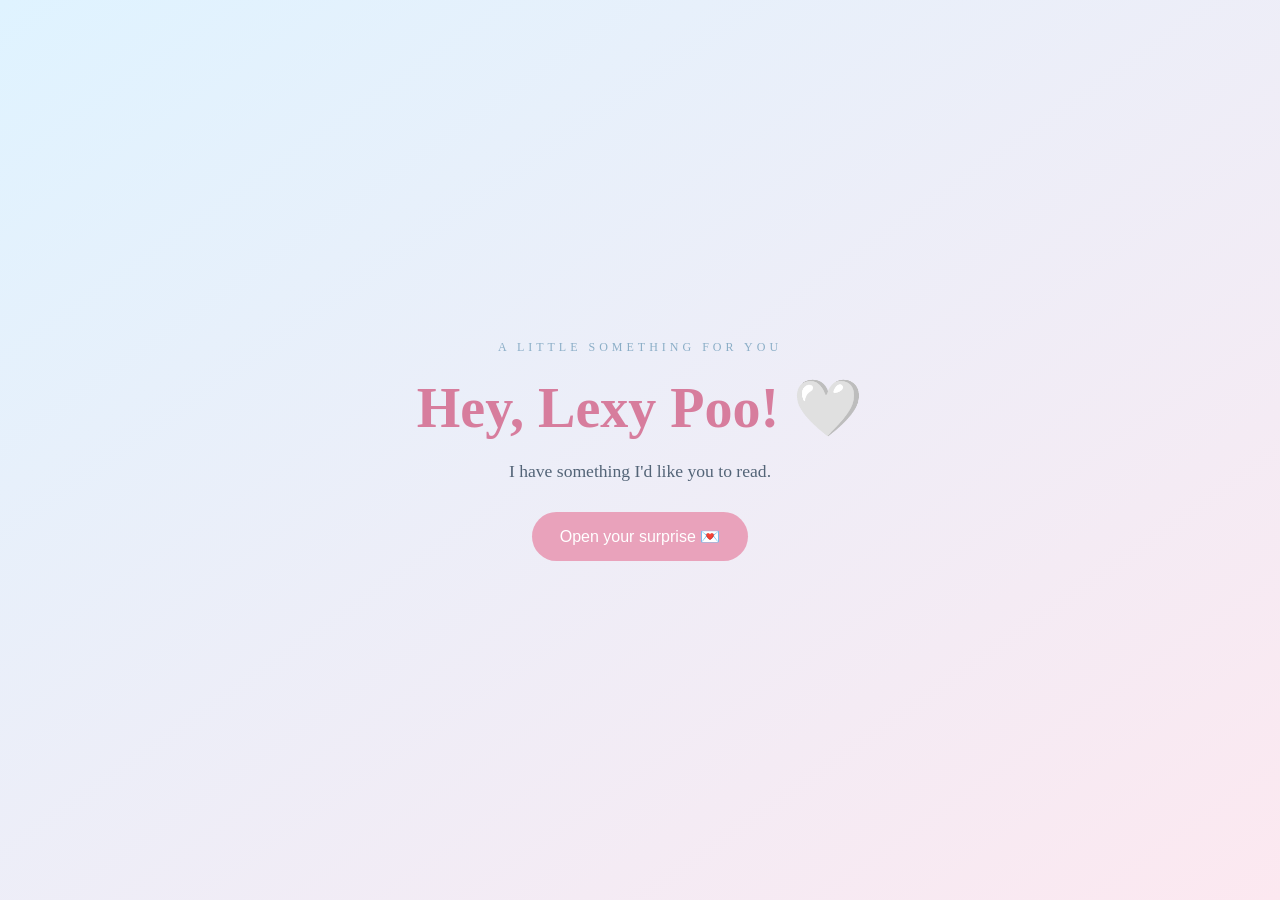
<file: index.html>
<!DOCTYPE html>
<html lang="en">
<head>
    <meta charset="UTF-8">
    <meta name="viewport" content="width=device-width, initial-scale=1.0">
    <title>A Little Letter for Lexy 🤍</title>
    <link rel="stylesheet" href="style.css">

    <!-- Playlist Button Styling -->
    <style>
        .playlist-invitation {
            margin-top: 30px;
            padding: 20px 10px;
            text-align: center;
        }

        .playlist-invitation p {
            margin-bottom: 16px;
        }

        .playlist-button {
            display: inline-block;
            padding: 14px 24px;
            background: #dceeff;
            color: #526d91;
            text-decoration: none;
            border: 1px solid #bfd9f2;
            border-radius: 30px;
            font-size: 15px;
            font-weight: 600;
            transition: all 0.3s ease;
        }

        .playlist-button:hover {
            background: #f8dce8;
            color: #895b70;
            transform: translateY(-2px);
        }
    </style>
</head>

<body>

    <main class="container">

        <!-- Welcome Screen -->
        <section id="welcome-screen" class="screen">
            <div class="welcome-content">
                <p class="small-heading">A LITTLE SOMETHING FOR YOU</p>
                <h1>Hey, Lexy Poo! 🤍</h1>
                <p class="subtitle">I have something I'd like you to read.</p>
                <button id="start-button">Open your surprise 💌</button>
            </div>
        </section>

        <!-- Envelope Screen -->
        <section id="envelope-screen" class="screen hidden">
            <div class="envelope-content">
                <h2>A letter for you...</h2>

                <div id="envelope" class="envelope">
                    <div class="envelope-heart">🤍</div>
                </div>

                <p>Tap the envelope to open it.</p>
            </div>
        </section>

        <!-- Letter Screen -->
        <section id="letter-screen" class="screen hidden">
            <article class="letter">

                <p class="letter-date">A LITTLE NOTE FOR YOU 🤍</p>

                <h2>Dear Lexy Poo,</h2>

                <div class="letter-body"></div>

                <p class="signature">
                    With love,<br>
                    Your favorite ninja turtle,<br>
                    <strong>PETUHHH</strong>
                    <span>🤍🧡🩵❤️</span>
                </p>

                <div class="ending">
                    <p>Whenever you're ready...</p>

                    <button id="continue-button">
                        Continue to your surprise 🤍
                    </button>
                </div>

            </article>
        </section>

        <!-- Final Surprise Screen -->
        <section id="final-screen" class="screen hidden">
            <div class="final-card">

                <p class="small-heading">JUST ONE MORE THING</p>

                <h1>One last thing, Lexy Poo... 🥹</h1>

                <div class="rose-bouquet">
                    💐
                </div>

                <h2>This one's for you. 🤍</h2>

                <p class="final-message">
                    Because you deserve a little something special.
                </p>

                <!-- Aaliyah Song -->
                <a id="music-button" href="#" target="_blank">
                    Play your song 🎶
                </a>

                <p class="song-title">
                    4 Page Letter · Aaliyah
                </p>

                <!-- Personal Playlist -->
                <div class="playlist-invitation">

                    <p>
                        And because one little surprise wasn't enough... 🥹
                    </p>

                    <a href="playlist.html" class="playlist-button">
                        Listen to Your Little Playlist 🤍
                    </a>

                </div>

                <!-- Little Flower Garden -->
                <div class="garden-link">
                    <p>A little more something special awaits you... 🤍</p>
                    <a href="garden.html">Visit My Little Garden 🌷</a>
                </div>

            </div>
        </section>

    </main>

    <script src="script.js"></script>

</body>
</html>
</file>
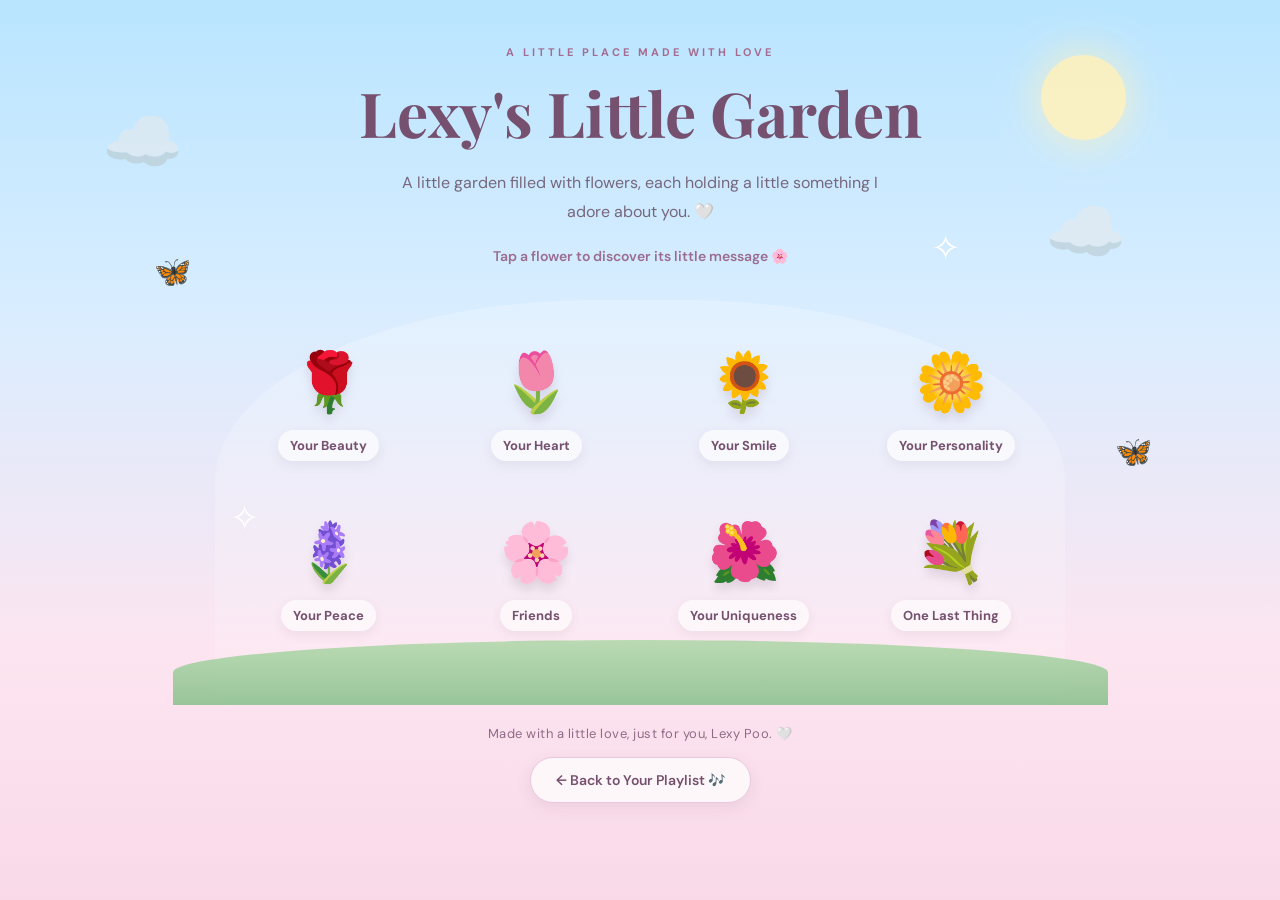
<file: garden.html>
<!DOCTYPE html>
<html lang="en">
<head>
    <meta charset="UTF-8">
    <meta name="viewport" content="width=device-width, initial-scale=1.0">
    <title>Lexy's Little Garden 🌷</title>
    <link rel="stylesheet" href="garden.css">
</head>
<body>
    <div class="sky">
        <div class="sun"></div>
        <div class="cloud cloud-one">☁️</div>
        <div class="cloud cloud-two">☁️</div>
        <div class="butterfly butterfly-one">🦋</div>
        <div class="butterfly butterfly-two">🦋</div>
        <div class="sparkle sparkle-one">✧</div>
        <div class="sparkle sparkle-two">✧</div>

        <main class="garden-container">
            <section class="welcome">
                <p class="little-label">A LITTLE PLACE MADE WITH LOVE</p>
                <h1>Lexy's Little Garden</h1>
                <p class="subtitle">
                    A little garden filled with flowers, each holding
                    a little something I adore about you. 🤍
                </p>
                <p class="instruction">Tap a flower to discover its little message 🌸</p>
            </section>

            <section class="garden" id="garden">
                <div class="flower flower-one" data-flower="0">
                    <span class="flower-icon">🌹</span>
                    <span class="flower-label">Your Beauty</span>
                </div>
                <div class="flower flower-two" data-flower="1">
                    <span class="flower-icon">🌷</span>
                    <span class="flower-label">Your Heart</span>
                </div>
                <div class="flower flower-three" data-flower="2">
                    <span class="flower-icon">🌻</span>
                    <span class="flower-label">Your Smile</span>
                </div>
                <div class="flower flower-four" data-flower="3">
                    <span class="flower-icon">🌼</span>
                    <span class="flower-label">Your Personality</span>
                </div>
                <div class="flower flower-five" data-flower="4">
                    <span class="flower-icon">🪻</span>
                    <span class="flower-label">Your Peace</span>
                </div>
                <div class="flower flower-six" data-flower="5">
                    <span class="flower-icon">🌸</span>
                    <span class="flower-label">Friends</span>
                </div>
                <div class="flower flower-seven" data-flower="6">
                    <span class="flower-icon">🌺</span>
                    <span class="flower-label">Your Uniqueness</span>
                </div>
                <div class="flower flower-eight" data-flower="7">
                    <span class="flower-icon">💐</span>
                    <span class="flower-label">One Last Thing</span>
                </div>
                <div class="grass"></div>
            </section>

            <p class="garden-footer">
                Made with a little love, just for you, Lexy Poo. 🤍
            </p>
            <a href="playlist.html" class="back-to-playlist">
    ← Back to Your Playlist 🎶
</a>
        </main>
    </div>

    <div class="message-overlay" id="message-overlay">
        <div class="message-card">
            <button class="close-button" id="close-message">×</button>
            <div class="message-flower" id="message-flower">🌹</div>
            <p class="message-heading">A LITTLE NOTE FOR YOU</p>
            <h2 id="message-title">Your Beauty</h2>
            <p id="message-text"></p>
            <p class="message-signature">With love, always 🤍</p>
        </div>
    </div>

    <div class="completion" id="completion">
        <div class="completion-card">
            <div class="bouquet">💐</div>
            <h2>You explored the whole garden!</h2>
            <p>And every flower has a little reminder of how special you are.</p>
            <button id="completion-close">Back to the garden 🤍</button>
        </div>
    </div>

    <script src="garden.js"></script>
</body>
</html>
</file>
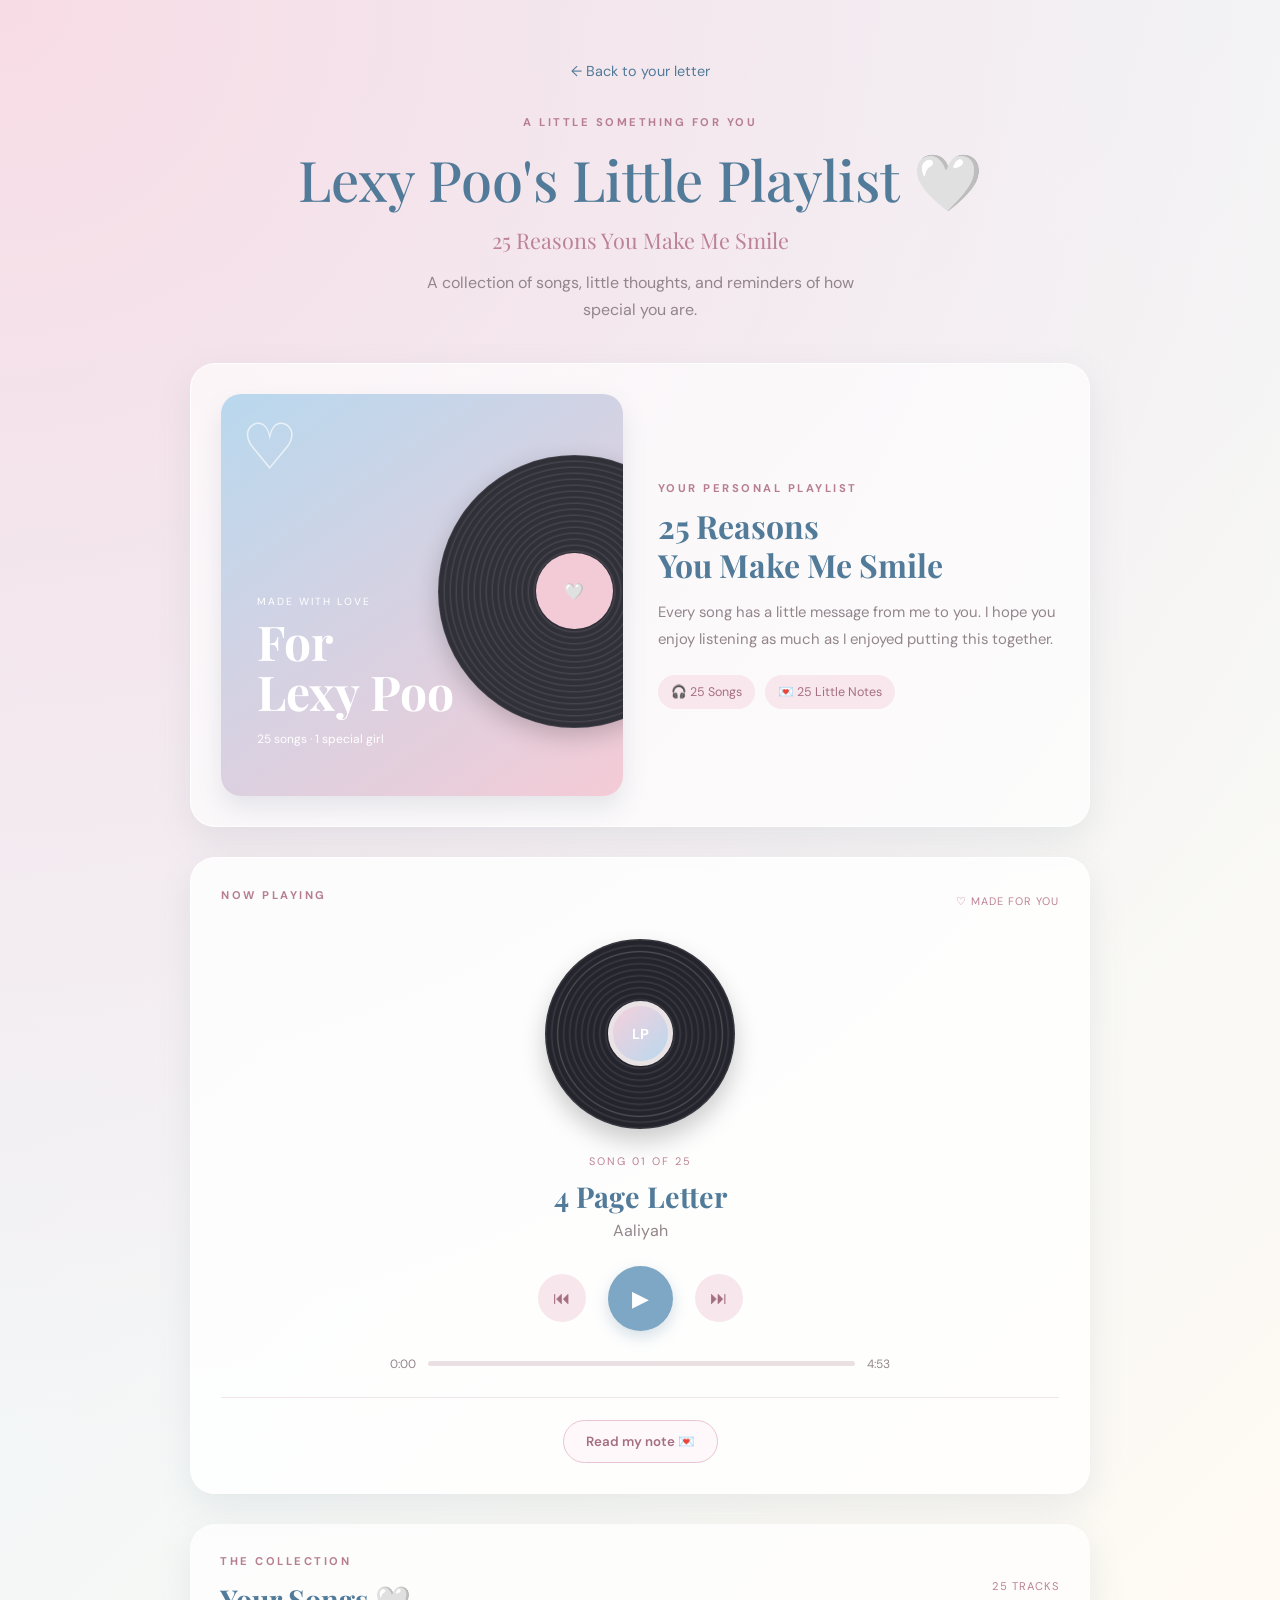
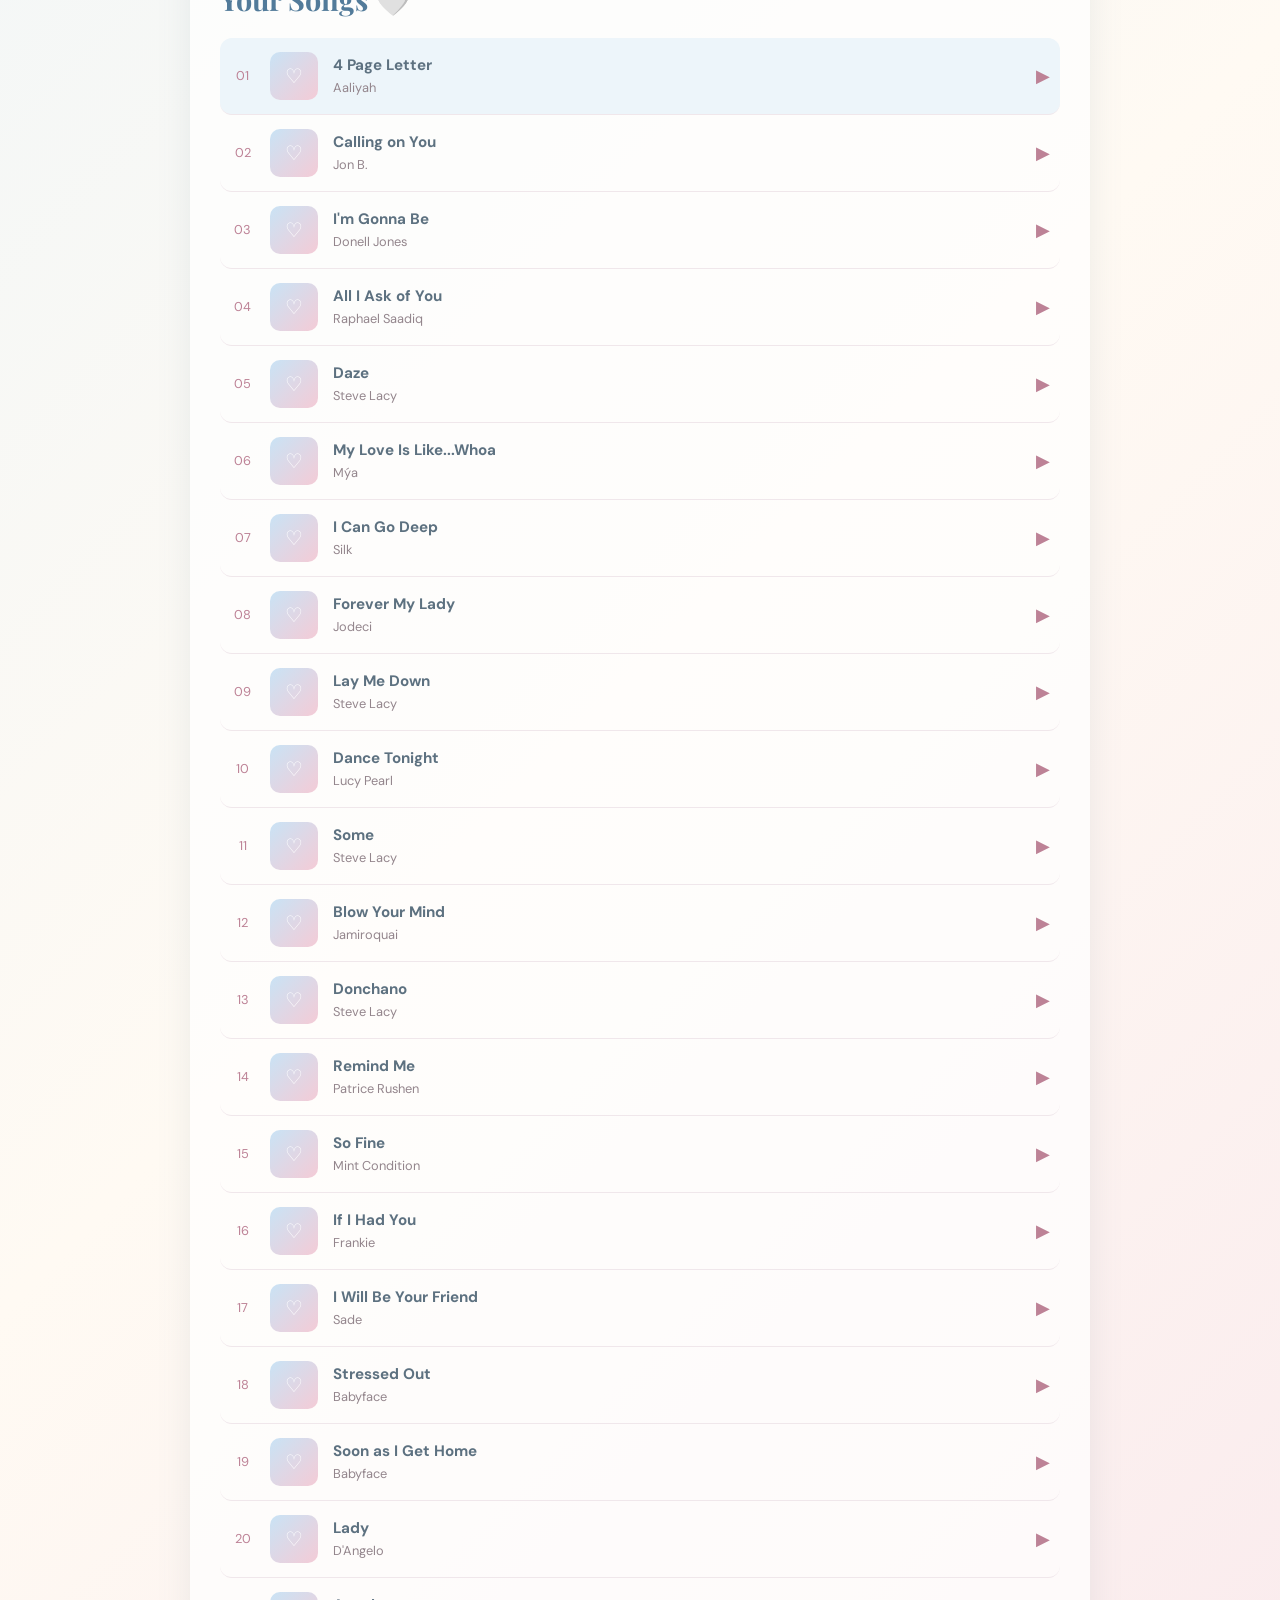
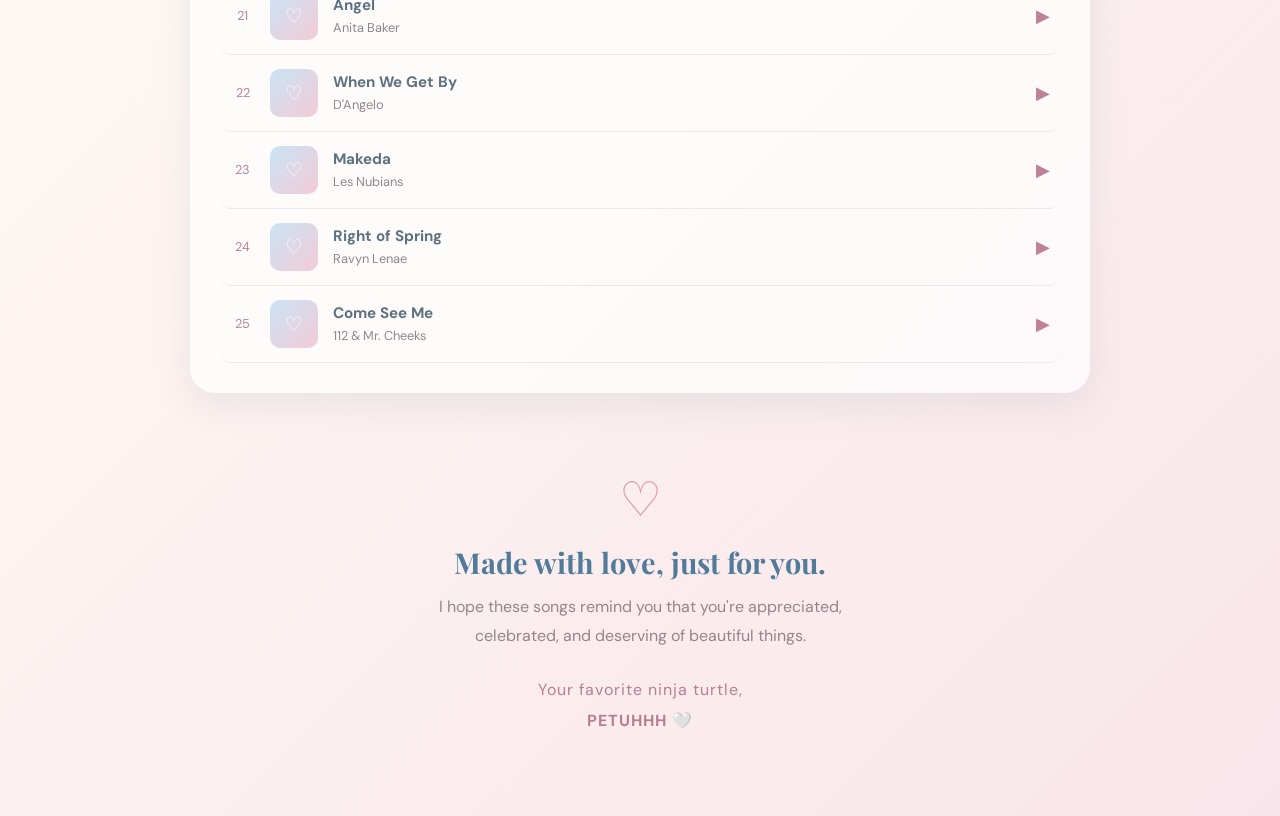
<file: playlist.html>
<!DOCTYPE html>
<html lang="en">
<head>
    <meta charset="UTF-8">
    <meta name="viewport" content="width=device-width, initial-scale=1.0">
    <meta name="referrer" content="strict-origin-when-cross-origin">

    <title>25 Reasons You Make Me Smile 🤍</title>

    <link rel="stylesheet" href="playlist.css">
</head>

<body>

    <main class="playlist-container">

        <!-- Welcome Section -->
        <header class="playlist-header">

            <a href="index.html" class="back-link">
                ← Back to your letter
            </a>

            <p class="eyebrow">A LITTLE SOMETHING FOR YOU</p>

            <h1>Lexy Poo's Little Playlist 🤍</h1>

            <p class="header-subtitle">
                25 Reasons You Make Me Smile
            </p>

            <p class="header-message">
                A collection of songs, little thoughts,
                and reminders of how special you are.
            </p>

        </header>


        <!-- Playlist Artwork -->
        <section class="playlist-intro">

            <div class="album-artwork">

                <div class="artwork-decoration">♡</div>

                <div class="vinyl-decoration">
                    <div class="vinyl-center">🤍</div>
                </div>

                <div class="artwork-text">
                    <p>MADE WITH LOVE</p>
                    <h2>For<br>Lexy Poo</h2>
                    <span>25 songs · 1 special girl</span>
                </div>

            </div>

            <div class="playlist-details">

                <p class="small-label">YOUR PERSONAL PLAYLIST</p>

                <h2>25 Reasons<br>You Make Me Smile</h2>

                <p>
                    Every song has a little message from me to you.
                    I hope you enjoy listening as much as I enjoyed
                    putting this together.
                </p>

                <div class="playlist-stats">
                    <span>🎧 25 Songs</span>
                    <span>💌 25 Little Notes</span>
                </div>

            </div>

        </section>


        <!-- Music Player -->
        <section class="music-player">

            <div class="player-heading">
                <p class="small-label">NOW PLAYING</p>
                <span class="playing-indicator">♡ MADE FOR YOU</span>
            </div>

            <div class="record-area">

                <div class="vinyl-record" id="vinyl-record">
                    <div class="record-center">
                        <span>LP</span>
                    </div>
                </div>

            </div>

            <div class="song-information">

                <p id="song-number">SONG 01 OF 25</p>

                <h2 id="song-title">4 Page Letter</h2>

                <p id="song-artist">Aaliyah</p>

            </div>

            <div class="player-controls">

                <button id="previous-button" aria-label="Previous song">
                    ⏮
                </button>

                <button id="play-button" aria-label="Play or pause">
                    ▶
                </button>

                <button id="next-button" aria-label="Next song">
                    ⏭
                </button>

            </div>

            <div class="progress-container">
                <span id="current-time">0:00</span>

                <div class="progress-track">
                    <div id="progress-bar"></div>
                </div>

                <span id="duration">0:00</span>
            </div>

            <!-- YouTube Player -->
            <div id="youtube-player-container">
                <div id="youtube-player"></div>
            </div>

            <div class="song-note">

                <button id="note-button">
                    Read my note 💌
                </button>

                <div id="note-content" class="hidden">
                    <p class="note-heading">A LITTLE NOTE FROM ME TO YOU</p>

                    <p id="song-note"></p>
                </div>

            </div>

        </section>


        <!-- Song Collection -->
        <section class="song-collection">

            <div class="collection-heading">
                <div>
                    <p class="small-label">THE COLLECTION</p>
                    <h2>Your Songs 🤍</h2>
                </div>

                <span>25 TRACKS</span>
            </div>

            <div id="song-list" class="song-list"></div>

        </section>


        <!-- Final Message -->
        <section class="playlist-ending">

            <div class="ending-heart">♡</div>

            <h2>Made with love, just for you.</h2>

            <p>
                I hope these songs remind you that you're appreciated,
                celebrated, and deserving of beautiful things.
            </p>

            <p class="ending-signature">
                Your favorite ninja turtle,<br>
                <strong>PETUHHH</strong> 🤍
            </p>

        </section>

    </main>


    <!-- YouTube API -->
    <script src="https://www.youtube.com/iframe_api"></script>

    <script src="playlist.js"></script>

</body>
</html>
</file>
<file: style.css>
* {
    margin: 0;
    padding: 0;
    box-sizing: border-box;
}

body {
    font-family: Georgia, serif;
    background: #dff3ff;
    color: #536477;
    min-height: 100vh;
}

.container {
    width: 100%;
    min-height: 100vh;
}

.screen {
    min-height: 100vh;
    display: flex;
    justify-content: center;
    align-items: center;
    padding: 25px;
    text-align: center;
    position: relative;
    overflow: hidden;
}

.hidden {
    display: none !important;
}

/* WELCOME SCREEN */

#welcome-screen {
    background: linear-gradient(145deg, #dff3ff, #fce8f0);
}

.welcome-content h1 {
    font-size: clamp(2.2rem, 7vw, 3.5rem);
    color: #d77d9d;
    margin: 20px 0;
}

.small-heading {
    letter-spacing: 4px;
    font-size: 0.75rem;
    color: #8baec7;
}

.subtitle {
    font-size: 1.1rem;
    margin-bottom: 30px;
}

button,
#music-button {
    border: none;
    background: #e9a2bb;
    color: white;
    padding: 15px 28px;
    border-radius: 30px;
    font-size: 1rem;
    cursor: pointer;
    text-decoration: none;
    display: inline-block;
    transition: 0.3s;
}

button:hover,
#music-button:hover {
    background: #d77d9d;
    transform: translateY(-3px);
}

/* ENVELOPE SCREEN */

#envelope-screen {
    background: linear-gradient(145deg, #e9f6ff, #fce8f0);
    flex-direction: column;
}

.envelope-content h2 {
    color: #d77d9d;
    margin-bottom: 35px;
    font-size: 2rem;
}

.envelope {
    width: 230px;
    height: 155px;
    background: #e9a2bb;
    margin: auto;
    border-radius: 8px;
    display: flex;
    justify-content: center;
    align-items: center;
    cursor: pointer;
    position: relative;
    box-shadow: 0 12px 25px rgba(100, 130, 150, 0.2);
    transition: transform 0.4s ease;
}

.envelope:hover {
    transform: translateY(-5px);
}

.envelope::before {
    content: "";
    position: absolute;
    top: 0;
    left: 0;
    border-left: 115px solid transparent;
    border-right: 115px solid transparent;
    border-top: 85px solid #f5c1d2;
    transform-origin: top;
    transition: transform 0.6s ease;
    z-index: 2;
}

.envelope.open::before {
    transform: rotateX(180deg);
}

.envelope-heart {
    font-size: 3rem;
    position: relative;
    z-index: 1;
}

.envelope-content p {
    margin-top: 25px;
}

/* LETTER SCREEN */

#letter-screen {
    background: linear-gradient(145deg, #e8f6ff, #fce8f0);
    padding: 40px 18px;
}

.letter {
    background: #fffdfb;
    max-width: 680px;
    width: 100%;
    padding: clamp(25px, 6vw, 55px);
    border-radius: 15px;
    box-shadow: 0 15px 40px rgba(100, 130, 150, 0.15);
    text-align: left;
    line-height: 1.9;
    animation: appear 1s ease;
}

.letter-date {
    color: #d77d9d;
    font-size: 0.75rem;
    letter-spacing: 3px;
    margin-bottom: 30px;
}

.letter h2 {
    color: #d77d9d;
    font-size: 2rem;
    margin-bottom: 25px;
}

.letter-body {
    white-space: pre-line;
    font-size: 1.02rem;
}

.signature {
    margin-top: 35px;
    line-height: 2;
}

.signature strong {
    color: #d77d9d;
    letter-spacing: 2px;
}

.signature span {
    display: block;
    font-size: 1.5rem;
}

.ending {
    border-top: 1px solid #f1dce5;
    margin-top: 35px;
    padding-top: 25px;
    text-align: center;
}

.ending p {
    margin-bottom: 18px;
}

/* FINAL SURPRISE */

#final-screen {
    background: linear-gradient(145deg, #dff3ff, #fce8f0);
}

.final-card {
    max-width: 550px;
    width: 100%;
    padding: 40px 25px;
    background: rgba(255, 253, 251, 0.9);
    border-radius: 25px;
    box-shadow: 0 15px 40px rgba(100, 130, 150, 0.15);
    animation: appear 1s ease;
}

.final-card h1 {
    color: #d77d9d;
    font-size: clamp(2rem, 6vw, 2.8rem);
    margin: 25px 0;
}

.rose-bouquet {
    font-size: 6rem;
    margin: 25px 0;
    animation: roseFloat 3s ease-in-out infinite;
}

.final-card h2 {
    color: #d77d9d;
    margin-bottom: 15px;
    font-size: 1.7rem;
}

.final-message {
    margin-bottom: 30px;
    line-height: 1.8;
}

.song-title {
    color: #a0aab5;
    font-size: 0.85rem;
    margin-top: 18px;
}

/* FLOATING HEARTS */

.heart {
    position: fixed;
    bottom: -30px;
    color: #e9a2bb;
    font-size: 22px;
    pointer-events: none;
    animation: floatUp 6s linear forwards;
    opacity: 0.8;
    z-index: 5;
}

@keyframes floatUp {
    0% {
        transform: translateY(0) rotate(0deg);
        opacity: 0;
    }

    20% {
        opacity: 0.8;
    }

    100% {
        transform: translateY(-100vh) rotate(360deg);
        opacity: 0;
    }
}

@keyframes roseFloat {
    0%, 100% {
        transform: translateY(0);
    }

    50% {
        transform: translateY(-10px);
    }
}

/* GENERAL ANIMATION */

@keyframes appear {
    from {
        opacity: 0;
        transform: translateY(20px);
    }

    to {
        opacity: 1;
        transform: translateY(0);
    }
}

/* PHONE DISPLAY */

@media (max-width: 480px) {
    .letter {
        padding: 25px 22px;
    }

    .letter-body {
        font-size: 0.97rem;
    }

    .envelope {
        width: 210px;
    }

    .envelope::before {
        border-left-width: 105px;
        border-right-width: 105px;
    }

    .final-card {
        padding: 35px 20px;
    }
}

/* Playlist Invitation */
.playlist-invitation {
    margin-top: 30px;
    text-align: center;
    padding: 20px;
}

.playlist-invitation p {
    color: #6b7185;
    font-size: 16px;
    margin-bottom: 15px;
}

.playlist-button {
    display: inline-block;
    padding: 14px 24px;
    background: #dceeff;
    color: #526d91;
    text-decoration: none;
    border: 1px solid #bfd9f2;
    border-radius: 30px;
    font-size: 15px;
    font-weight: 600;
    transition: all 0.3s ease;
}

.playlist-button:hover {
    background: #f8dce8;
    color: #895b70;
    transform: translateY(-2px);
}
.garden-link {
    margin: 45px auto 30px;
    text-align: center;
}

.garden-link p {
    color: #8b7896;
    font-size: 14px;
    margin-bottom: 15px;
}

.garden-link a {
    display: inline-block;
    padding: 14px 26px;
    border-radius: 30px;
    background: #dceeff;
    color: #76516f;
    text-decoration: none;
    font-weight: 600;
    box-shadow: 0 5px 15px rgba(118, 81, 111, 0.12);
    transition: transform 0.2s ease, background 0.2s ease;
}

.garden-link a:hover {
    background: #f4d9eb;
    transform: translateY(-3px);
}
</file>
<file: garden.css>
@import url('https://fonts.googleapis.com/css2?family=DM+Sans:wght@400;500;600;700&family=Playfair+Display:wght@500;600;700&display=swap');

* {
    margin: 0;
    padding: 0;
    box-sizing: border-box;
}

body {
    font-family: 'DM Sans', sans-serif;
    color: #55485a;
    min-height: 100vh;
    overflow-x: hidden;
}

.sky {
    position: relative;
    min-height: 100vh;
    overflow: hidden;
    background: linear-gradient(
        180deg,
        #b9e5ff 0%,
        #d9edff 35%,
        #fce5f0 72%,
        #f9d9e8 100%
    );
    padding: 45px 20px 30px;
}

.sun {
    position: absolute;
    top: 55px;
    right: 12%;
    width: 85px;
    height: 85px;
    background: #fff1bd;
    border-radius: 50%;
    box-shadow: 0 0 45px #fff1bd;
    opacity: 0.9;
}

.cloud {
    position: absolute;
    font-size: 65px;
    opacity: 0.65;
    animation: floatCloud 18s ease-in-out infinite alternate;
}

.cloud-one {
    top: 100px;
    left: 8%;
}

.cloud-two {
    top: 190px;
    right: 12%;
    animation-delay: 3s;
}

.butterfly {
    position: absolute;
    font-size: 30px;
    animation: butterflyFloat 7s ease-in-out infinite;
    z-index: 1;
}

.butterfly-one {
    top: 28%;
    left: 12%;
}

.butterfly-two {
    top: 48%;
    right: 10%;
    animation-delay: 2s;
}

.sparkle {
    position: absolute;
    color: white;
    font-size: 35px;
    animation: sparkle 3s ease-in-out infinite;
}

.sparkle-one {
    top: 25%;
    right: 25%;
}

.sparkle-two {
    top: 55%;
    left: 18%;
    animation-delay: 1.5s;
}

.garden-container {
    position: relative;
    z-index: 2;
    max-width: 1000px;
    margin: 0 auto;
    text-align: center;
}

.welcome {
    max-width: 650px;
    margin: 0 auto 35px;
}

.little-label {
    color: #a56c91;
    font-size: 11px;
    font-weight: 700;
    letter-spacing: 3px;
    margin-bottom: 12px;
}

.welcome h1 {
    font-family: 'Playfair Display', serif;
    font-size: clamp(38px, 7vw, 62px);
    color: #76516f;
    margin-bottom: 15px;
}

.subtitle {
    max-width: 500px;
    margin: 0 auto;
    color: #77677c;
    font-size: 16px;
    line-height: 1.8;
}

.instruction {
    margin-top: 20px;
    color: #9b6d91;
    font-size: 14px;
    font-weight: 600;
}

.garden {
    position: relative;
    display: grid;
    grid-template-columns: repeat(4, minmax(0, 1fr));
    gap: 35px 20px;
    max-width: 850px;
    margin: 35px auto 0;
    padding: 35px 20px 65px;
    border-radius: 45% 45% 20px 20px;
    background: linear-gradient(
        180deg,
        rgba(255, 255, 255, 0.25),
        rgba(255, 255, 255, 0.12)
    );
}

.flower {
    position: relative;
    z-index: 2;
    display: flex;
    flex-direction: column;
    align-items: center;
    justify-content: center;
    gap: 10px;
    min-height: 135px;
    cursor: pointer;
    transition: transform 0.3s ease;
    user-select: none;
}

.flower:hover {
    transform: translateY(-9px) scale(1.08);
}

.flower-icon {
    display: block;
    font-size: 58px;
    filter: drop-shadow(0 7px 5px rgba(110, 75, 100, 0.15));
    animation: flowerSway 3s ease-in-out infinite;
}

.flower:nth-child(even) .flower-icon {
    animation-delay: 1s;
}

.flower-label {
    color: #76516f;
    font-size: 13px;
    font-weight: 700;
    background: rgba(255, 255, 255, 0.65);
    padding: 7px 12px;
    border-radius: 30px;
    box-shadow: 0 4px 12px rgba(100, 70, 100, 0.08);
}

.flower.opened .flower-label {
    background: #f8d6e9;
    color: #9a527d;
}

.grass {
    position: absolute;
    z-index: 1;
    bottom: 0;
    left: -5%;
    width: 110%;
    height: 65px;
    border-radius: 50% 50% 0 0;
    background: linear-gradient(180deg, #a9d6a2, #80bd86);
    opacity: 0.8;
}

.garden-footer {
    position: relative;
    z-index: 2;
    margin-top: 20px;
    color: #916a88;
    font-size: 13px;
    letter-spacing: 0.5px;
}

/* Flower message window */

.message-overlay,
.completion {
    position: fixed;
    inset: 0;
    z-index: 10;
    display: flex;
    align-items: center;
    justify-content: center;
    padding: 20px;
    background: rgba(65, 48, 70, 0.45);
    backdrop-filter: blur(7px);
    opacity: 0;
    visibility: hidden;
    transition: opacity 0.3s ease, visibility 0.3s ease;
}

.message-overlay.show,
.completion.show {
    opacity: 1;
    visibility: visible;
}

.message-card,
.completion-card {
    position: relative;
    width: 100%;
    max-width: 470px;
    padding: 40px 30px;
    border-radius: 25px;
    background: #fffafd;
    text-align: center;
    box-shadow: 0 20px 70px rgba(50, 30, 60, 0.2);
    animation: cardAppear 0.4s ease;
}

.close-button {
    position: absolute;
    top: 12px;
    right: 18px;
    border: none;
    background: none;
    color: #9a7b94;
    font-size: 32px;
    cursor: pointer;
}

.message-flower {
    font-size: 55px;
    margin-bottom: 15px;
}

.message-heading {
    color: #b17c9f;
    font-size: 10px;
    font-weight: 700;
    letter-spacing: 3px;
    margin-bottom: 10px;
}

.message-card h2,
.completion-card h2 {
    font-family: 'Playfair Display', serif;
    color: #76516f;
    font-size: 30px;
    margin-bottom: 18px;
}

.message-card #message-text {
    color: #746779;
    font-size: 15px;
    line-height: 1.9;
}

.message-signature {
    margin-top: 25px;
    color: #b17c9f;
    font-size: 13px;
    font-style: italic;
}

/* Completion message */

.completion-card .bouquet {
    font-size: 65px;
    margin-bottom: 15px;
}

.completion-card p {
    color: #746779;
    font-size: 15px;
    line-height: 1.8;
    margin-bottom: 25px;
}

.completion-card button {
    border: none;
    border-radius: 30px;
    padding: 13px 22px;
    background: #e9c1d9;
    color: #76516f;
    font-family: 'DM Sans', sans-serif;
    font-size: 14px;
    font-weight: 700;
    cursor: pointer;
    transition: background 0.2s ease, transform 0.2s ease;
}

.completion-card button:hover {
    background: #dfacce;
    transform: translateY(-2px);
}

/* Animations */

@keyframes flowerSway {
    0%, 100% {
        transform: rotate(-4deg);
    }
    50% {
        transform: rotate(4deg);
    }
}

@keyframes butterflyFloat {
    0%, 100% {
        transform: translate(0, 0) rotate(-8deg);
    }
    50% {
        transform: translate(25px, -20px) rotate(8deg);
    }
}

@keyframes floatCloud {
    from {
        transform: translateX(0);
    }
    to {
        transform: translateX(35px);
    }
}

@keyframes sparkle {
    0%, 100% {
        opacity: 0.3;
        transform: scale(0.8);
    }
    50% {
        opacity: 1;
        transform: scale(1.3);
    }
}

@keyframes cardAppear {
    from {
        transform: translateY(15px) scale(0.96);
        opacity: 0;
    }
    to {
        transform: translateY(0) scale(1);
        opacity: 1;
    }
}

/* Mobile layout */

@media (max-width: 650px) {
    .sky {
        padding: 35px 12px 25px;
    }

    .welcome {
        margin-bottom: 20px;
    }

    .subtitle {
        font-size: 14px;
    }

    .garden {
        grid-template-columns: repeat(2, minmax(0, 1fr));
        gap: 20px 10px;
        padding: 25px 10px 55px;
    }

    .flower {
        min-height: 120px;
    }

    .flower-icon {
        font-size: 50px;
    }

    .flower-label {
        font-size: 11px;
    }

    .cloud {
        font-size: 45px;
    }

    .message-card,
    .completion-card {
        padding: 38px 22px;
    }
}
.back-to-playlist {
    display: inline-block;
    margin: 15px auto 30px;
    padding: 13px 25px;
    border-radius: 30px;
    background: rgba(255, 255, 255, 0.75);
    border: 1px solid #e8c8df;
    color: #76516f;
    text-decoration: none;
    font-size: 14px;
    font-weight: 600;
    box-shadow: 0 5px 15px rgba(118, 81, 111, 0.10);
    transition: all 0.3s ease;
}

.back-to-playlist:hover {
    background: #f4d9eb;
    transform: translateY(-3px);
}
</file>
<file: playlist.css>
@import url('https://fonts.googleapis.com/css2?family=DM+Sans:wght@400;500;600;700&family=Playfair+Display:wght@400;500;600;700&display=swap');

:root {
    --blue: #c9e3f5;
    --deep-blue: #527b9a;
    --pink: #f4cbd6;
    --cream: #fffaf3;
    --white: #ffffff;
    --text: #514b50;
    --muted: #93858c;
    --shadow: 0 12px 35px rgba(100, 120, 140, 0.12);
}

* {
    box-sizing: border-box;
    margin: 0;
    padding: 0;
}

body {
    background:
        radial-gradient(circle at top left, #f8dce5, transparent 35%),
        linear-gradient(135deg, #e8f4fb, #fffaf3 55%, #f8e5eb);
    color: var(--text);
    font-family: 'DM Sans', sans-serif;
    min-height: 100vh;
    padding: 35px 18px;
}

.playlist-container {
    max-width: 900px;
    margin: 0 auto;
}

.playlist-header {
    text-align: center;
    padding: 25px 15px 40px;
}

.back-link {
    display: inline-block;
    color: var(--deep-blue);
    text-decoration: none;
    font-size: 0.9rem;
    margin-bottom: 35px;
}

.back-link:hover {
    text-decoration: underline;
}

.eyebrow,
.small-label {
    color: #b77e91;
    font-size: 0.7rem;
    font-weight: 700;
    letter-spacing: 2.5px;
    margin-bottom: 12px;
}

.playlist-header h1 {
    font-family: 'Playfair Display', serif;
    font-size: clamp(2rem, 6vw, 3.5rem);
    font-weight: 500;
    color: #527b9a;
    margin-bottom: 10px;
}

.header-subtitle {
    font-family: 'Playfair Display', serif;
    font-size: 1.35rem;
    color: #bd8296;
    margin-bottom: 15px;
}

.header-message {
    color: var(--muted);
    line-height: 1.7;
    max-width: 460px;
    margin: auto;
}

.playlist-intro {
    display: grid;
    grid-template-columns: 1fr 1fr;
    gap: 35px;
    align-items: center;
    background: rgba(255, 255, 255, 0.65);
    border: 1px solid rgba(255,255,255,0.8);
    border-radius: 25px;
    padding: 30px;
    box-shadow: var(--shadow);
    margin-bottom: 30px;
}

.album-artwork {
    aspect-ratio: 1;
    border-radius: 20px;
    background: linear-gradient(145deg, #b9d8ee, #f4cbd6);
    position: relative;
    overflow: hidden;
    display: flex;
    align-items: center;
    justify-content: center;
    box-shadow: 0 12px 25px rgba(100, 120, 140, 0.15);
}

.artwork-decoration {
    position: absolute;
    top: 12px;
    left: 20px;
    color: white;
    font-size: 4rem;
    opacity: 0.65;
}

.vinyl-decoration {
    width: 68%;
    aspect-ratio: 1;
    border-radius: 50%;
    background: repeating-radial-gradient(
        circle,
        #303039 0px,
        #303039 3px,
        #45434b 4px,
        #303039 6px
    );
    position: absolute;
    right: -22%;
    top: 15%;
    box-shadow: 0 8px 25px rgba(0,0,0,0.2);
}

.vinyl-center {
    position: absolute;
    width: 28%;
    aspect-ratio: 1;
    background: #f2cbd7;
    border-radius: 50%;
    top: 36%;
    left: 36%;
    display: grid;
    place-items: center;
    color: white;
}

.artwork-text {
    position: absolute;
    left: 9%;
    bottom: 12%;
    color: white;
    z-index: 2;
}

.artwork-text p {
    font-size: 0.65rem;
    letter-spacing: 2px;
    margin-bottom: 8px;
}

.artwork-text h2 {
    font-family: 'Playfair Display', serif;
    font-size: clamp(2rem, 5vw, 3rem);
    line-height: 1.05;
    margin-bottom: 10px;
}

.artwork-text span {
    font-size: 0.75rem;
}

.playlist-details h2 {
    font-family: 'Playfair Display', serif;
    color: #527b9a;
    font-size: 2rem;
    line-height: 1.2;
    margin-bottom: 15px;
}

.playlist-details > p:not(.small-label) {
    color: var(--muted);
    line-height: 1.8;
    font-size: 0.93rem;
}

.playlist-stats {
    display: flex;
    flex-wrap: wrap;
    gap: 10px;
    margin-top: 22px;
}

.playlist-stats span {
    background: #f8e7ec;
    color: #a56f82;
    padding: 9px 13px;
    border-radius: 30px;
    font-size: 0.78rem;
}

.music-player {
    background: rgba(255,255,255,0.82);
    border: 1px solid rgba(255,255,255,0.9);
    border-radius: 25px;
    padding: 30px;
    box-shadow: var(--shadow);
    text-align: center;
    margin-bottom: 30px;
}

.player-heading {
    display: flex;
    align-items: center;
    justify-content: space-between;
    gap: 10px;
}

.playing-indicator {
    font-size: 0.68rem;
    color: #bd8296;
    letter-spacing: 1px;
}

.record-area {
    display: flex;
    justify-content: center;
    padding: 25px 0;
}

.vinyl-record {
    width: 190px;
    height: 190px;
    border-radius: 50%;
    background: repeating-radial-gradient(
        circle,
        #24242c 0px,
        #24242c 3px,
        #3b3941 4px,
        #24242c 6px
    );
    box-shadow: 0 12px 25px rgba(0,0,0,0.2);
    display: grid;
    place-items: center;
    position: relative;
}

.vinyl-record::before {
    content: "";
    position: absolute;
    inset: 12px;
    border: 1px solid rgba(255,255,255,0.12);
    border-radius: 50%;
}

.record-center {
    width: 65px;
    height: 65px;
    border-radius: 50%;
    background: linear-gradient(135deg, #f5d0dc, #b9d8ee);
    display: grid;
    place-items: center;
    color: white;
    font-weight: 700;
    border: 5px solid #e9e3e6;
}

.record-center span {
    font-size: 0.9rem;
}

.vinyl-record.spinning {
    animation: spin 4s linear infinite;
}

@keyframes spin {
    to {
        transform: rotate(360deg);
    }
}

.song-information {
    margin-bottom: 20px;
}

#song-number {
    color: #bd8296;
    font-size: 0.68rem;
    letter-spacing: 2px;
    margin-bottom: 9px;
}

.song-information h2 {
    font-family: 'Playfair Display', serif;
    color: #527b9a;
    font-size: 1.8rem;
    margin-bottom: 5px;
}

#song-artist {
    color: var(--muted);
}

.player-controls {
    display: flex;
    align-items: center;
    justify-content: center;
    gap: 22px;
    margin: 25px 0;
}

.player-controls button {
    border: none;
    cursor: pointer;
    background: #f7e7ed;
    color: #a56f82;
    width: 48px;
    height: 48px;
    border-radius: 50%;
    font-size: 1.1rem;
    transition: 0.2s;
}

.player-controls button:hover {
    transform: scale(1.08);
    background: #f1d3df;
}

.player-controls #play-button {
    width: 65px;
    height: 65px;
    font-size: 1.4rem;
    color: white;
    background: #7da7c5;
    box-shadow: 0 6px 15px rgba(90,130,160,0.25);
}

.progress-container {
    display: flex;
    align-items: center;
    gap: 12px;
    max-width: 500px;
    margin: 0 auto 25px;
    color: var(--muted);
    font-size: 0.75rem;
}

.progress-track {
    flex: 1;
    height: 5px;
    border-radius: 10px;
    background: #eadfe3;
    overflow: hidden;
}

#progress-bar {
    height: 100%;
    width: 0%;
    background: linear-gradient(90deg, #8db5d2, #e5aabd);
    border-radius: 10px;
}

#youtube-player-container {
    max-width: 420px;
    margin: 0 auto 25px;
    overflow: hidden;
    border-radius: 12px;
    background: #f1edf0;
}

#youtube-player {
    width: 100%;
    aspect-ratio: 16 / 9;
}

#youtube-player iframe {
    width: 100%;
    height: 100%;
    display: block;
}

.song-note {
    border-top: 1px solid #f0e5e9;
    padding-top: 22px;
}

#note-button {
    border: 1px solid #e9c5d1;
    background: #fff8fa;
    color: #a56f82;
    border-radius: 30px;
    padding: 12px 22px;
    font-family: inherit;
    font-weight: 600;
    cursor: pointer;
    transition: 0.2s;
}

#note-button:hover {
    background: #f8e7ec;
}

#note-content {
    background: #fff8fa;
    border-radius: 15px;
    padding: 20px;
    margin-top: 18px;
    text-align: left;
    animation: fadeIn 0.3s ease;
}

#note-content.hidden {
    display: none;
}

.note-heading {
    color: #bd8296;
    font-size: 0.65rem;
    letter-spacing: 2px;
    font-weight: 700;
    margin-bottom: 12px;
}

#song-note {
    line-height: 1.8;
    color: #71636b;
}

@keyframes fadeIn {
    from {
        opacity: 0;
        transform: translateY(8px);
    }
    to {
        opacity: 1;
        transform: translateY(0);
    }
}

.song-collection {
    background: rgba(255,255,255,0.72);
    border-radius: 25px;
    padding: 30px;
    box-shadow: var(--shadow);
    margin-bottom: 30px;
}

.collection-heading {
    display: flex;
    align-items: center;
    justify-content: space-between;
    margin-bottom: 20px;
}

.collection-heading h2 {
    font-family: 'Playfair Display', serif;
    color: #527b9a;
    font-size: 1.8rem;
}

.collection-heading > span {
    font-size: 0.7rem;
    color: #bd8296;
    letter-spacing: 1px;
}

.song-list {
    display: flex;
    flex-direction: column;
}

.song-item {
    display: flex;
    align-items: center;
    gap: 15px;
    padding: 14px 10px;
    border-bottom: 1px solid #f0e7eb;
    cursor: pointer;
    transition: background 0.2s;
    border-radius: 12px;
}

.song-item:hover {
    background: #fff5f8;
}

.song-item.active {
    background: #edf5fa;
}

.song-item-number {
    color: #bd8296;
    width: 25px;
    font-size: 0.8rem;
    text-align: center;
}

.song-item-art {
    width: 48px;
    height: 48px;
    flex-shrink: 0;
    border-radius: 10px;
    background: linear-gradient(135deg, #c9e3f5, #f4cbd6);
    display: grid;
    place-items: center;
    color: white;
    font-size: 1.25rem;
}

.song-item-details {
    flex: 1;
    min-width: 0;
}

.song-item-details h3 {
    font-size: 0.95rem;
    color: #5d7180;
    margin-bottom: 4px;
}

.song-item-details p {
    color: var(--muted);
    font-size: 0.8rem;
}

.song-item-play {
    color: #bd8296;
    font-size: 1.1rem;
}

.playlist-ending {
    text-align: center;
    padding: 45px 20px 30px;
}

.ending-heart {
    color: #d99bad;
    font-size: 3rem;
    margin-bottom: 12px;
}

.playlist-ending h2 {
    font-family: 'Playfair Display', serif;
    color: #527b9a;
    font-size: 1.8rem;
    margin-bottom: 12px;
}

.playlist-ending > p {
    color: var(--muted);
    line-height: 1.8;
    max-width: 470px;
    margin: 0 auto 15px;
}

.ending-signature {
    margin-top: 25px !important;
    color: #b77e91 !important;
    line-height: 1.9 !important;
    letter-spacing: 1px;
}

@media (max-width: 650px) {
    body {
        padding: 15px 12px;
    }

    .playlist-header {
        padding-top: 15px;
    }

    .playlist-intro {
        grid-template-columns: 1fr;
        padding: 20px;
        gap: 25px;
    }

    .album-artwork {
        max-width: 330px;
        width: 100%;
        margin: auto;
    }

    .playlist-details {
        text-align: center;
    }

    .playlist-stats {
        justify-content: center;
    }

    .music-player,
    .song-collection {
        padding: 22px 17px;
    }

    .player-heading {
        flex-direction: column;
    }

    .vinyl-record {
        width: 165px;
        height: 165px;
    }

    .collection-heading h2 {
        font-size: 1.5rem;
    }
}
</file>
